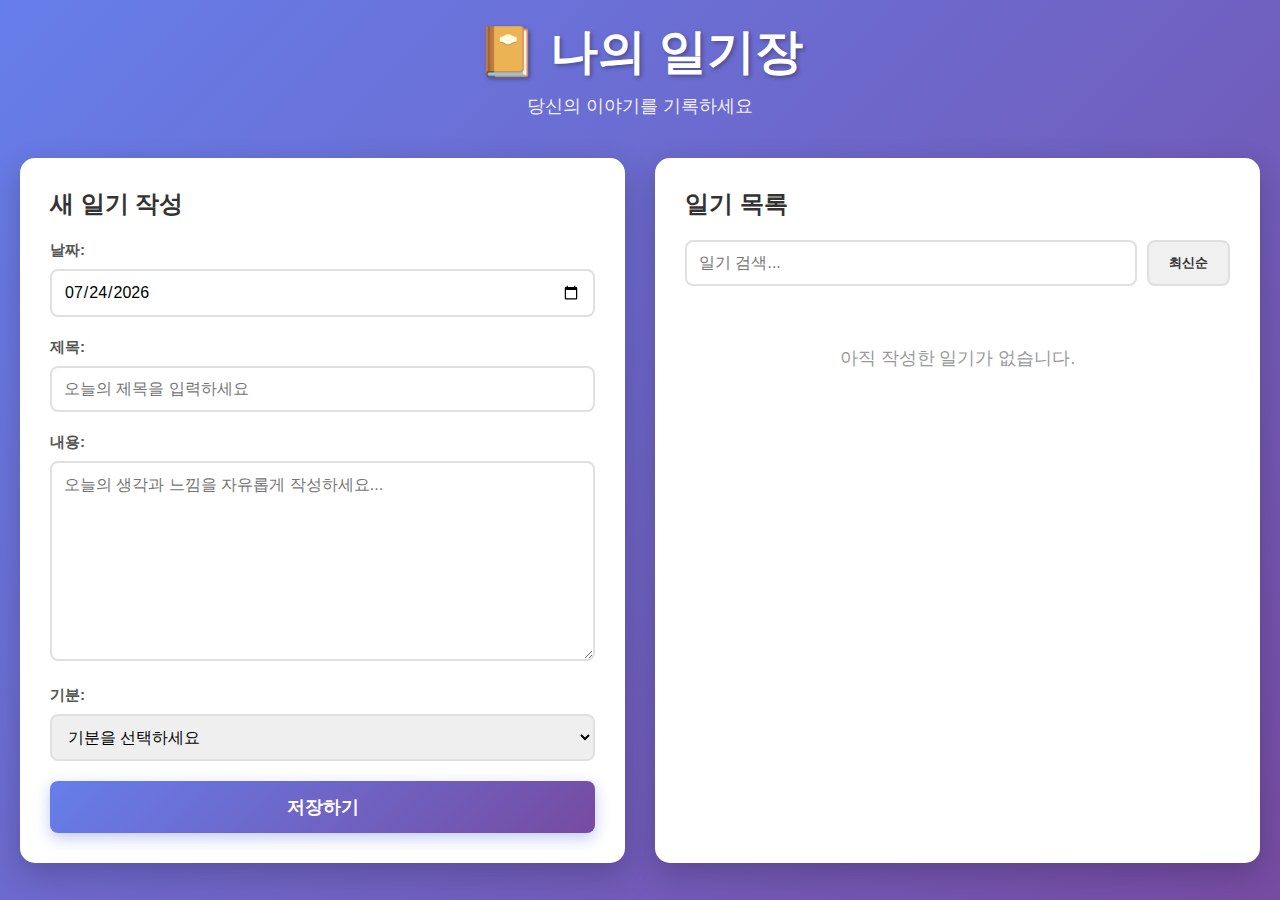
<file: positive-main/index.html>
<!DOCTYPE html>
<html lang="ko">
<head>
    <meta charset="UTF-8">
    <meta name="viewport" content="width=device-width, initial-scale=1.0">
    <title>나의 일기장</title>
    <link rel="stylesheet" href="styles.css">
</head>
<body>
    <div class="container">
        <header>
            <h1>📔 나의 일기장</h1>
            <p class="subtitle">당신의 이야기를 기록하세요</p>
        </header>

        <div class="main-content">
            <!-- 좌측: 일기 작성 폼 -->
            <section class="write-section">
                <h2>새 일기 작성</h2>
                <form id="diaryForm">
                    <div class="form-group">
                        <label for="diaryDate">날짜:</label>
                        <input type="date" id="diaryDate" required>
                    </div>

                    <div class="form-group">
                        <label for="diaryTitle">제목:</label>
                        <input type="text" id="diaryTitle" placeholder="오늘의 제목을 입력하세요" required>
                    </div>

                    <div class="form-group">
                        <label for="diaryContent">내용:</label>
                        <textarea id="diaryContent" placeholder="오늘의 생각과 느낌을 자유롭게 작성하세요..." required></textarea>
                    </div>

                    <div class="form-group">
                        <label for="diaryMood">기분:</label>
                        <select id="diaryMood" required>
                            <option value="">기분을 선택하세요</option>
                            <option value="😊">😊 행복</option>
                            <option value="😔">😔 슬픔</option>
                            <option value="😠">😠 화남</option>
                            <option value="😟">😟 걱정</option>
                            <option value="😴">😴 피로</option>
                            <option value="😌">😌 차분</option>
                            <option value="🤩">🤩 감동</option>
                        </select>
                    </div>

                    <button type="submit" class="btn-save">저장하기</button>
                </form>
            </section>

            <!-- 우측: 일기 목록 -->
            <section class="list-section">
                <h2>일기 목록</h2>
                <div class="filter-controls">
                    <input type="text" id="searchInput" placeholder="일기 검색...">
                    <button id="sortBtn" class="btn-sort">최신순</button>
                </div>
                <div id="diaryList" class="diary-list">
                    <p class="empty-message">아직 작성한 일기가 없습니다.</p>
                </div>
            </section>
        </div>

        <!-- 일기 상세보기 모달 -->
        <div id="detailModal" class="modal">
            <div class="modal-content">
                <span class="close">&times;</span>
                <div id="detailContent"></div>
            </div>
        </div>
    </div>

    <script src="script.js"></script>
</body>
</html>
</file>
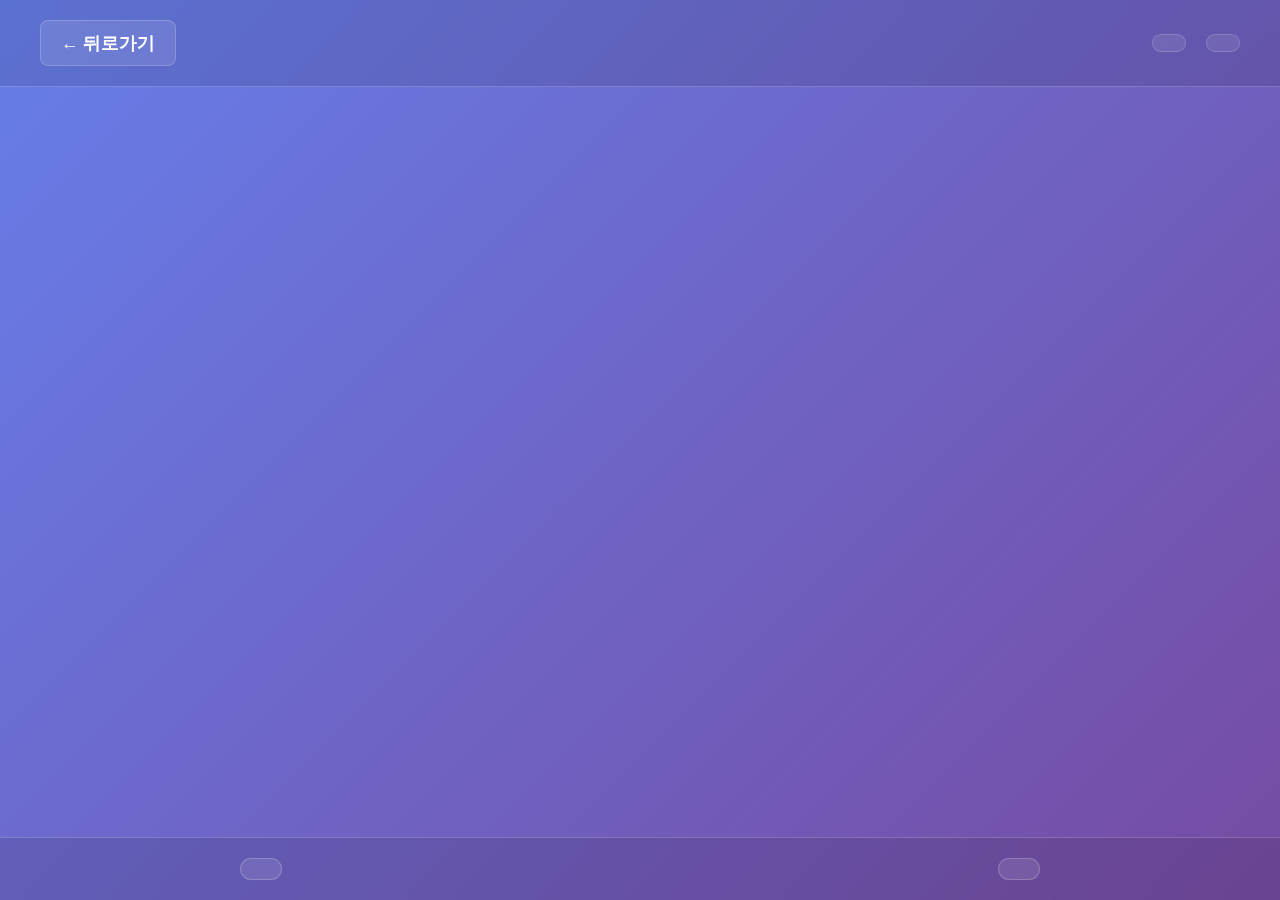
<file: templates/diary.html>
<!DOCTYPE html>
<html lang="ko">
<head>
    <meta charset="UTF-8">
    <meta name="viewport" content="width=device-width, initial-scale=1.0">
    <title>일기 상세</title>
    <link rel="stylesheet" href="/static/diary.css">
</head>
<body>
    <div class="diary-container">
        <header class="diary-header">
            <a href="/" class="back-button">← 뒤로가기</a>
            <div class="diary-meta">
                <span id="diaryDate"></span>
                <span id="diaryEmotion"></span>
            </div>
        </header>

        <main class="diary-content">
            <div class="diary-title" id="diaryTitle"></div>
            <div class="diary-text" id="diaryText"></div>
        </main>

        <footer class="diary-footer">
            <div class="diary-info">
                <span id="diaryMood"></span>
                <span id="diaryColor"></span>
            </div>
        </footer>
    </div>

    <script src="/static/diary.js"></script>
    <script>
        // URL에서 diary_id 가져오기
        const diaryId = window.location.pathname.split('/').pop();
        diaryApp.loadDiary(diaryId);
    </script>
</body>
</html>
</file>
<file: positive-main/styles.css>
* {
    margin: 0;
    padding: 0;
    box-sizing: border-box;
}

body {
    font-family: 'Segoe UI', Tahoma, Geneva, Verdana, sans-serif;
    background: linear-gradient(135deg, #667eea 0%, #764ba2 100%);
    min-height: 100vh;
    padding: 20px;
}

.container {
    max-width: 1400px;
    margin: 0 auto;
}

header {
    text-align: center;
    color: white;
    margin-bottom: 40px;
    animation: slideDown 0.6s ease-out;
}

header h1 {
    font-size: 3em;
    margin-bottom: 10px;
    text-shadow: 2px 2px 4px rgba(0, 0, 0, 0.3);
}

header .subtitle {
    font-size: 1.1em;
    opacity: 0.9;
}

.main-content {
    display: grid;
    grid-template-columns: 1fr 1fr;
    gap: 30px;
    animation: fadeIn 0.8s ease-out;
}

/* ===== 작성 섹션 ===== */
.write-section {
    background: white;
    padding: 30px;
    border-radius: 15px;
    box-shadow: 0 10px 30px rgba(0, 0, 0, 0.2);
    height: fit-content;
}

.write-section h2 {
    margin-bottom: 20px;
    color: #333;
    font-size: 1.5em;
}

.form-group {
    margin-bottom: 20px;
}

.form-group label {
    display: block;
    margin-bottom: 8px;
    color: #555;
    font-weight: 600;
    font-size: 0.95em;
}

.form-group input[type="text"],
.form-group input[type="date"],
.form-group textarea,
.form-group select {
    width: 100%;
    padding: 12px;
    border: 2px solid #e0e0e0;
    border-radius: 8px;
    font-size: 1em;
    font-family: inherit;
    transition: border-color 0.3s ease;
}

.form-group input[type="text"]:focus,
.form-group input[type="date"]:focus,
.form-group textarea:focus,
.form-group select:focus {
    outline: none;
    border-color: #667eea;
    box-shadow: 0 0 0 3px rgba(102, 126, 234, 0.1);
}

.form-group textarea {
    resize: vertical;
    min-height: 200px;
    font-family: 'Segoe UI', Tahoma, Geneva, Verdana, sans-serif;
}

.btn-save {
    width: 100%;
    padding: 14px;
    background: linear-gradient(135deg, #667eea 0%, #764ba2 100%);
    color: white;
    border: none;
    border-radius: 8px;
    font-size: 1.1em;
    font-weight: 700;
    cursor: pointer;
    transition: transform 0.2s ease, box-shadow 0.2s ease;
    box-shadow: 0 5px 15px rgba(102, 126, 234, 0.4);
}

.btn-save:hover {
    transform: translateY(-2px);
    box-shadow: 0 8px 20px rgba(102, 126, 234, 0.6);
}

.btn-save:active {
    transform: translateY(0);
}

/* ===== 목록 섹션 ===== */
.list-section {
    background: white;
    padding: 30px;
    border-radius: 15px;
    box-shadow: 0 10px 30px rgba(0, 0, 0, 0.2);
}

.list-section h2 {
    margin-bottom: 20px;
    color: #333;
    font-size: 1.5em;
}

.filter-controls {
    display: flex;
    gap: 10px;
    margin-bottom: 20px;
}

#searchInput {
    flex: 1;
    padding: 12px;
    border: 2px solid #e0e0e0;
    border-radius: 8px;
    font-size: 1em;
    transition: border-color 0.3s ease;
}

#searchInput:focus {
    outline: none;
    border-color: #667eea;
}

.btn-sort {
    padding: 12px 20px;
    background: #f0f0f0;
    border: 2px solid #e0e0e0;
    border-radius: 8px;
    cursor: pointer;
    font-weight: 600;
    color: #333;
    transition: all 0.3s ease;
}

.btn-sort:hover {
    background: #667eea;
    color: white;
    border-color: #667eea;
}

.diary-list {
    max-height: 600px;
    overflow-y: auto;
}

.diary-list::-webkit-scrollbar {
    width: 8px;
}

.diary-list::-webkit-scrollbar-track {
    background: #f1f1f1;
    border-radius: 10px;
}

.diary-list::-webkit-scrollbar-thumb {
    background: #667eea;
    border-radius: 10px;
}

.diary-list::-webkit-scrollbar-thumb:hover {
    background: #764ba2;
}

.diary-item {
    background: #f9f9f9;
    padding: 15px;
    margin-bottom: 15px;
    border-radius: 10px;
    border-left: 4px solid #667eea;
    cursor: pointer;
    transition: all 0.3s ease;
    position: relative;
}

.diary-item:hover {
    background: #f0f0f0;
    transform: translateX(5px);
    box-shadow: 0 5px 15px rgba(0, 0, 0, 0.1);
}

.diary-item-header {
    display: flex;
    justify-content: space-between;
    align-items: center;
    margin-bottom: 8px;
}

.diary-item-date {
    font-size: 0.9em;
    color: #999;
    font-weight: 600;
}

.diary-item-mood {
    font-size: 1.5em;
}

.diary-item-title {
    font-size: 1.1em;
    font-weight: 700;
    color: #333;
    margin-bottom: 5px;
}

.diary-item-preview {
    font-size: 0.9em;
    color: #666;
    line-height: 1.4;
    display: -webkit-box;
    -webkit-line-clamp: 2;
    -webkit-box-orient: vertical;
    overflow: hidden;
}

.diary-item-actions {
    display: flex;
    gap: 10px;
    margin-top: 10px;
}

.btn-edit,
.btn-delete {
    padding: 6px 12px;
    border: none;
    border-radius: 5px;
    cursor: pointer;
    font-size: 0.85em;
    font-weight: 600;
    transition: all 0.3s ease;
}

.btn-edit {
    background: #667eea;
    color: white;
}

.btn-edit:hover {
    background: #764ba2;
}

.btn-delete {
    background: #ff6b6b;
    color: white;
}

.btn-delete:hover {
    background: #ee5a52;
}

.empty-message {
    text-align: center;
    color: #999;
    padding: 40px 20px;
    font-size: 1.1em;
}

/* ===== 모달 ===== */
.modal {
    display: none;
    position: fixed;
    z-index: 1000;
    left: 0;
    top: 0;
    width: 100%;
    height: 100%;
    background-color: rgba(0, 0, 0, 0.5);
    animation: fadeIn 0.3s ease;
}

.modal-content {
    background-color: white;
    margin: 5% auto;
    padding: 30px;
    border-radius: 15px;
    width: 90%;
    max-width: 700px;
    max-height: 80vh;
    overflow-y: auto;
    box-shadow: 0 20px 60px rgba(0, 0, 0, 0.3);
    animation: slideUp 0.3s ease;
}

.close {
    color: #999;
    float: right;
    font-size: 28px;
    font-weight: bold;
    cursor: pointer;
    transition: color 0.3s ease;
}

.close:hover,
.close:focus {
    color: #333;
}

.detail-header {
    border-bottom: 2px solid #e0e0e0;
    padding-bottom: 15px;
    margin-bottom: 15px;
}

.detail-header h3 {
    font-size: 1.8em;
    color: #333;
    margin-bottom: 10px;
}

.detail-meta {
    display: flex;
    gap: 20px;
    font-size: 0.95em;
    color: #666;
}

.detail-body {
    margin: 20px 0;
    line-height: 1.8;
    color: #333;
    white-space: pre-wrap;
    word-wrap: break-word;
}

.detail-actions {
    display: flex;
    gap: 10px;
    margin-top: 20px;
    border-top: 2px solid #e0e0e0;
    padding-top: 20px;
}

.detail-actions button {
    flex: 1;
    padding: 12px;
    border: none;
    border-radius: 8px;
    font-size: 1em;
    font-weight: 600;
    cursor: pointer;
    transition: all 0.3s ease;
}

.detail-edit {
    background: #667eea;
    color: white;
}

.detail-edit:hover {
    background: #764ba2;
}

.detail-delete {
    background: #ff6b6b;
    color: white;
}

.detail-delete:hover {
    background: #ee5a52;
}

/* ===== 반응형 디자인 ===== */
@media (max-width: 1024px) {
    .main-content {
        grid-template-columns: 1fr;
    }

    header h1 {
        font-size: 2.2em;
    }

    .modal-content {
        width: 95%;
        margin: 20% auto;
    }
}

@media (max-width: 768px) {
    body {
        padding: 10px;
    }

    header h1 {
        font-size: 1.8em;
    }

    header .subtitle {
        font-size: 1em;
    }

    .write-section,
    .list-section {
        padding: 20px;
    }

    .form-group textarea {
        min-height: 150px;
    }

    .diary-list {
        max-height: 400px;
    }

    .filter-controls {
        flex-direction: column;
    }

    .btn-sort {
        width: 100%;
    }
}

/* ===== 애니메이션 ===== */
@keyframes slideDown {
    from {
        opacity: 0;
        transform: translateY(-30px);
    }
    to {
        opacity: 1;
        transform: translateY(0);
    }
}

@keyframes fadeIn {
    from {
        opacity: 0;
    }
    to {
        opacity: 1;
    }
}

@keyframes slideUp {
    from {
        opacity: 0;
        transform: translateY(30px);
    }
    to {
        opacity: 1;
        transform: translateY(0);
    }
}
</file>
<file: static/diary.css>
/* 전체화면 일기 페이지 스타일 */

* {
    margin: 0;
    padding: 0;
    box-sizing: border-box;
}

body {
    font-family: 'Segoe UI', Tahoma, Geneva, Verdana, sans-serif;
    min-height: 100vh;
    background: linear-gradient(135deg, var(--theme-color, #667eea) 0%, var(--theme-color-dark, #764ba2) 100%);
    color: white;
    overflow-x: hidden;
}

.diary-container {
    min-height: 100vh;
    display: flex;
    flex-direction: column;
    position: relative;
}

/* 헤더 */
.diary-header {
    padding: 20px 40px;
    display: flex;
    justify-content: space-between;
    align-items: center;
    background: rgba(0, 0, 0, 0.1);
    backdrop-filter: blur(10px);
    border-bottom: 1px solid rgba(255, 255, 255, 0.2);
}

.back-button {
    color: white;
    text-decoration: none;
    font-size: 1.1em;
    font-weight: 600;
    padding: 10px 20px;
    border-radius: 8px;
    background: rgba(255, 255, 255, 0.1);
    border: 1px solid rgba(255, 255, 255, 0.2);
    transition: all 0.3s ease;
}

.back-button:hover {
    background: rgba(255, 255, 255, 0.2);
    transform: translateX(-5px);
}

.diary-meta {
    display: flex;
    gap: 20px;
    font-size: 0.95em;
    opacity: 0.9;
}

.diary-meta span {
    background: rgba(255, 255, 255, 0.1);
    padding: 8px 16px;
    border-radius: 20px;
    border: 1px solid rgba(255, 255, 255, 0.2);
}

/* 메인 콘텐츠 */
.diary-content {
    flex: 1;
    padding: 60px 80px;
    display: flex;
    flex-direction: column;
    justify-content: center;
    max-width: 800px;
    margin: 0 auto;
    width: 100%;
}

.diary-title {
    font-size: 3em;
    font-weight: 700;
    margin-bottom: 40px;
    text-align: center;
    text-shadow: 2px 2px 4px rgba(0, 0, 0, 0.3);
    line-height: 1.2;
}

.diary-text {
    font-size: 1.3em;
    line-height: 2;
    text-align: justify;
    text-shadow: 1px 1px 2px rgba(0, 0, 0, 0.3);
    white-space: pre-wrap;
    word-wrap: break-word;
}

/* 푸터 */
.diary-footer {
    padding: 20px 40px;
    background: rgba(0, 0, 0, 0.1);
    backdrop-filter: blur(10px);
    border-top: 1px solid rgba(255, 255, 255, 0.2);
}

.diary-info {
    display: flex;
    justify-content: space-between;
    align-items: center;
    max-width: 800px;
    margin: 0 auto;
}

.diary-info span {
    background: rgba(255, 255, 255, 0.1);
    padding: 10px 20px;
    border-radius: 25px;
    border: 1px solid rgba(255, 255, 255, 0.2);
    font-size: 0.9em;
}

/* 반응형 디자인 */
@media (max-width: 768px) {
    .diary-header {
        padding: 15px 20px;
        flex-direction: column;
        gap: 15px;
    }

    .diary-content {
        padding: 40px 30px;
    }

    .diary-title {
        font-size: 2.2em;
        margin-bottom: 30px;
    }

    .diary-text {
        font-size: 1.1em;
        line-height: 1.8;
    }

    .diary-footer {
        padding: 15px 20px;
    }

    .diary-info {
        flex-direction: column;
        gap: 10px;
    }
}

@media (max-width: 480px) {
    .diary-content {
        padding: 30px 20px;
    }

    .diary-title {
        font-size: 1.8em;
        margin-bottom: 25px;
    }

    .diary-text {
        font-size: 1em;
        line-height: 1.7;
    }
}

/* 애니메이션 */
@keyframes fadeInUp {
    from {
        opacity: 0;
        transform: translateY(30px);
    }
    to {
        opacity: 1;
        transform: translateY(0);
    }
}

.diary-content > * {
    animation: fadeInUp 0.8s ease-out;
}

.diary-title {
    animation-delay: 0.2s;
}

.diary-text {
    animation-delay: 0.4s;
}
</file>
